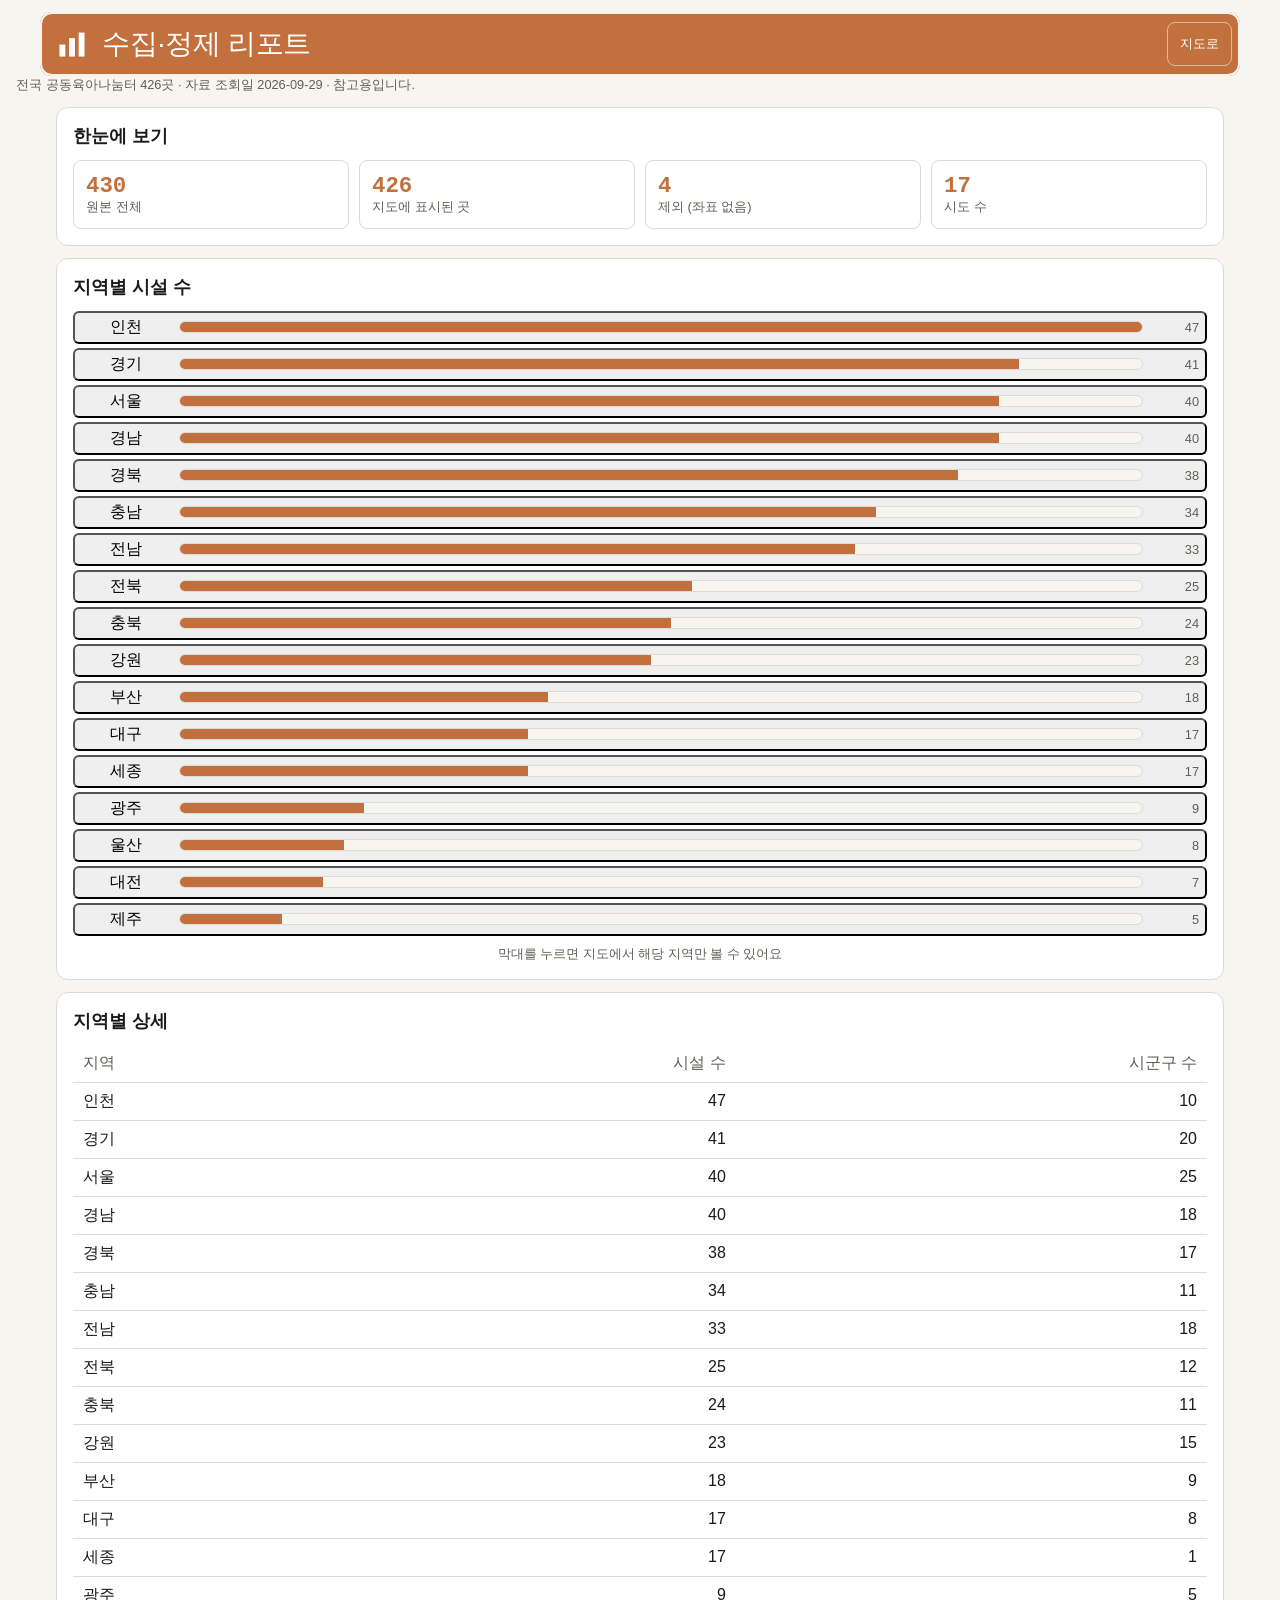
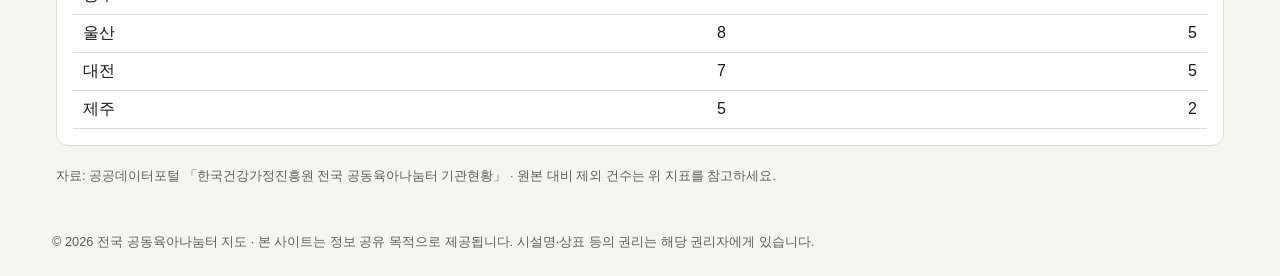
<file: report.html>
<!DOCTYPE html>
<html lang="ko">
<head>
<meta charset="UTF-8">
<meta name="viewport" content="width=device-width, initial-scale=1.0, viewport-fit=cover">
<meta http-equiv="Content-Security-Policy" content="default-src 'self'; script-src 'self'; style-src 'self' 'unsafe-inline' https://fonts.googleapis.com; font-src https://fonts.gstatic.com; img-src 'self' data:; connect-src 'self'; object-src 'none'; base-uri 'self'; form-action 'none'">
<title>수집·정제 리포트</title>
<meta name="description" content="전국 공동육아나눔터 수집·정제 현황 요약 리포트">
<meta name="theme-color" content="#C2703D">
<link rel="manifest" href="manifest.json">
<link rel="icon" type="image/png" sizes="512x512" href="assets/icons/app-icon-512.png">
<link rel="apple-touch-icon" sizes="180x180" href="assets/icons/app-icon-apple-180.png">
<meta name="apple-mobile-web-app-capable" content="yes">
<meta name="apple-mobile-web-app-status-bar-style" content="default">
<meta name="apple-mobile-web-app-title" content="나눔터지도">
<link rel="stylesheet" href="assets/css/style.css">
</head>
<body>

<header class="app-header">
  <div class="header-inner">
    <svg class="sign-mark" viewBox="0 0 24 24" aria-hidden="true" focusable="false">
      <rect x="2.6" y="12.4" width="4.4" height="9"/>
      <rect x="9.8" y="7.6" width="4.4" height="13.8"/>
      <rect x="17" y="3.4" width="4.4" height="18"/>
    </svg>
    <div class="sign-text">
      <h1 class="app-title">수집·정제 리포트</h1>
    </div>
    <a class="report-btn" href="index.html">지도로</a>
  </div>
  <p class="app-notice">전국 공동육아나눔터 <span id="totalCount"></span>곳 · 자료 조회일 <span id="surveyDate"></span> · 참고용입니다.</p>
</header>

<main class="container report-page">

  <!-- 핵심 지표 -->
  <section class="panel">
    <h2 class="report-section-title">한눈에 보기</h2>
    <div class="stat-tiles" id="statTiles"></div>
  </section>

  <!-- 지역별 시설 수 -->
  <section class="panel">
    <h2 class="report-section-title">지역별 시설 수</h2>
    <div class="district-bars" id="regionBars"></div>
    <p class="dash-hint">막대를 누르면 지도에서 해당 지역만 볼 수 있어요</p>
  </section>

  <!-- 지역별 상세 표 -->
  <section class="panel">
    <h2 class="report-section-title">지역별 상세</h2>
    <div class="table-wrap">
      <table class="report-table" id="reportTable">
        <thead>
          <tr>
            <th>지역</th><th>시설 수</th><th>시군구 수</th>
          </tr>
        </thead>
        <tbody></tbody>
      </table>
    </div>
  </section>

  <footer class="app-footer">
    <p>자료: 공공데이터포털 「한국건강가정진흥원 전국 공동육아나눔터 기관현황」 · 원본 대비 제외 건수는 위 지표를 참고하세요.</p>
  </footer>
</main>

<div class="site-notice" role="note">
  © 2026 전국 공동육아나눔터 지도 · 본 사이트는 정보 공유 목적으로 제공됩니다. 시설명·상표 등의 권리는 해당 권리자에게 있습니다.
</div>

<script src="assets/js/data.js"></script>
<script src="assets/js/report.js"></script>
</body>
</html>
</file>
<file: assets/css/style.css>
@import url('https://fonts.googleapis.com/css2?family=Do+Hyeon&family=IBM+Plex+Sans+KR:wght@400;500;600&family=JetBrains+Mono:wght@500;700&display=swap');

/* ============================================================
   공공 안내 표지 체계 — 다있맵(daitmap) 지도 PWA 공용
   면색 1개가 앱을 구분하고, 나머지는 전부 조용하게 둔다.
   그림자로 띄우지 않는다. 판은 면색과 1px 괘선으로 만든다.
   이 프로젝트(공동육아나눔터)는 유형 필터가 없어 --kind-* 팔레트를 두지 않는다.
   ============================================================ */

:root {
  /* 면색 — 앱마다 이 두 줄만 다르다. manifest.json 의 theme_color/background_color 와
     같은 값을 쓴다(설치 화면·주소창 색과 앱 안 색을 어긋나지 않게 하려고). */
  --sign: #C2703D;
  --sign-ink: #FFFFFF;
  --sign-wash: #F7ECE2;      /* 면색의 아주 옅은 톤 — hover/선택 바닥 */

  /* 중립 */
  --bg: #F7F5F0;
  --panel: #FFFFFF;
  --ink: #1A1A18;
  --ink-muted: #5F5E58;
  --line: #DCDBD4;

  /* 1.250 (Major Third) — 이 여섯 단계 밖의 크기를 쓰지 않는다 */
  --fs-xxl: 2.19rem;
  --fs-xl:  1.75rem;
  --fs-l:   1.40rem;
  --fs-m:   1.12rem;
  --fs-base: 1rem;
  --fs-s:   0.80rem;

  --tap: 44px;               /* 최소 터치 타깃 */
  --radius-panel: 12px;
  --radius-card: 10px;

  accent-color: var(--sign);
  caret-color: var(--sign);
  scrollbar-color: var(--line) transparent;
  color-scheme: light;
}

* { margin: 0; padding: 0; box-sizing: border-box; }

body {
  font-family: 'IBM Plex Sans KR', -apple-system, BlinkMacSystemFont, 'Segoe UI', sans-serif;
  background: var(--bg);
  color: var(--ink);
  min-height: 100vh;
  -webkit-text-size-adjust: 100%;
}

/* 우리가 그리지 않은 브라우저 표면도 디자인에 포함된다 */
::selection { background: var(--sign); color: var(--sign-ink); }
::-webkit-scrollbar { width: 10px; height: 10px; }
::-webkit-scrollbar-thumb { background: var(--line); border-radius: 999px; }
::-webkit-scrollbar-track { background: transparent; }

:where(a, button, input, select, [tabindex]):focus-visible {
  outline: 2px solid var(--sign);
  outline-offset: 2px;
  border-radius: 4px;
}

/* 수치는 표지판의 거리 표기처럼 자리를 지킨다 */
.num {
  font-family: 'JetBrains Mono', ui-monospace, monospace;
  font-variant-numeric: tabular-nums;
  font-weight: 700;
}

/* ---------- 헤더: 표지판 ---------- */
.app-header {
  padding: max(12px, env(safe-area-inset-top)) 12px 0;
}

.header-inner {
  position: relative;
  max-width: 1200px;
  margin: 0 auto;
  display: flex;
  align-items: center;
  gap: 12px;
  min-height: 52px;
  padding: 8px 12px;
  background: var(--sign);
  color: var(--sign-ink);
  border-radius: var(--radius-panel);
  box-shadow: inset 0 0 0 2px rgba(255, 255, 255, .9);
}

.sign-mark {
  flex: 0 0 auto;
  width: 26px;
  height: 26px;
  fill: currentColor;
}

.sign-text { flex: 1; min-width: 0; }

.app-title {
  font-family: 'Do Hyeon', 'IBM Plex Sans KR', sans-serif;
  font-size: var(--fs-l);
  font-weight: 400;
  line-height: 1.15;
  letter-spacing: -0.01em;
  color: var(--sign-ink);
  /* 표지판은 이름을 줄이지 않는다. 좁으면 어절 단위로 두 줄이 된다. */
  word-break: keep-all;
  text-wrap: balance;
}

.sign-count {
  flex: 0 0 auto;
  display: flex;
  align-items: baseline;
  gap: 2px;
  color: var(--sign-ink);
}
.sign-count .num { font-size: var(--fs-l); }
.sign-count .unit { font-size: var(--fs-s); opacity: .8; }

/* 안내 문구 + "공동육아나눔터란?" 버튼을 한 줄에 둔다. 좁은 화면에서는
   문구가 먼저 줄바꿈되고 버튼은 항상 탭 가능한 크기를 지킨다. */
.app-notice-row {
  max-width: 1200px;
  margin: 8px auto 0;
  padding: 0 4px;
  display: flex;
  align-items: center;
  justify-content: space-between;
  gap: 10px;
  flex-wrap: wrap;
}
.app-notice {
  margin: 0;
  font-size: var(--fs-s);
  line-height: 1.45;
  color: var(--ink-muted);
}
.app-notice-row .app-notice { flex: 1 1 220px; }

.about-btn {
  flex: 0 0 auto;
  min-height: var(--tap);
  display: inline-flex;
  align-items: center;
  padding: 0 14px;
  border: 1px solid var(--sign);
  border-radius: 999px;
  background: var(--panel);
  font-family: inherit;
  font-size: var(--fs-s);
  font-weight: 600;
  color: var(--sign);
  cursor: pointer;
}

/* ---------- 레이아웃 ---------- */
.container {
  max-width: 1200px;
  margin: 0 auto;
  padding: 12px 12px max(32px, env(safe-area-inset-bottom));
}

.panel {
  background: var(--panel);
  border: 1px solid var(--line);
  border-radius: var(--radius-panel);
  padding: 12px;
  margin-bottom: 12px;
}

.report-btn {
  position: absolute;
  top: 50%;
  right: 8px;
  transform: translateY(-50%);
  min-height: var(--tap);
  display: inline-flex;
  align-items: center;
  padding: 0 12px;
  font-size: var(--fs-s);
  text-decoration: none;
  color: var(--sign-ink);
  border: 1px solid rgba(255, 255, 255, .5);
  border-radius: 8px;
}

/* ---------- 필터 ---------- */
.filter-bar { position: sticky; top: 8px; z-index: 900; }

.filter-row {
  display: flex;
  flex-wrap: wrap;
  align-items: center;
  gap: 8px;
  margin-bottom: 8px;
}
.filter-row:last-child { margin-bottom: 0; }

.filter-label {
  width: 100%;
  font-size: var(--fs-s);
  font-weight: 500;
  color: var(--ink-muted);
}

/* 모바일에서는 검색이 한 줄을 다 쓴다. 시군구·필터는 다음 줄로 내려간다. */
.search-row { gap: 8px; }
.search-box { flex: 1 1 100%; min-width: 0; }

/* 아이콘 — 컨트롤은 전부 같은 선 굵기로 그린다.
   헤더의 표지판 픽토그램만 면으로 채운 별개 계열이다. */
.ico {
  width: 20px;
  height: 20px;
  fill: none;
  stroke: currentColor;
  stroke-width: 1.8;
  stroke-linecap: round;
  stroke-linejoin: round;
  pointer-events: none;   /* 클릭 판정이 늘 버튼에 잡히도록 */
}

/* font-size 는 16px 아래로 내리지 않는다 — iOS 가 포커스 시 페이지를 확대한다 */
.search-box input,
.district-select {
  width: 100%;
  min-height: var(--tap);
  padding: 8px 12px;
  border: 1px solid var(--line);
  border-radius: 8px;
  background: var(--panel);
  font-family: inherit;
  font-size: var(--fs-base);
  color: var(--ink);
  outline: none;
}
.search-box input::placeholder { color: var(--ink-muted); }
.search-box input:focus,
.district-select:focus { border-color: var(--sign); }

/* min-width:0 이 없으면 select 가 가장 긴 옵션 텍스트만큼 벌어져
   좁은 화면에서 옆 버튼을 다음 줄로 밀어낸다. */
.district-select { flex: 1; width: auto; min-width: 0; max-width: none; cursor: pointer; }

.filter-collapse-btn {
  flex: 0 0 var(--tap);
  width: var(--tap);
  min-height: var(--tap);
  border: 1px solid var(--line);
  border-radius: 8px;
  background: var(--panel);
  color: var(--ink-muted);
  cursor: pointer;
}
.filter-collapse-btn[aria-expanded="true"] {
  background: var(--sign);
  border-color: var(--sign);
  color: var(--sign-ink);
}
.filter-collapse-btn .ico { transition: transform .18s ease; }
.filter-collapse-btn[aria-expanded="true"] .ico { transform: rotate(180deg); }
.filter-groups[hidden] { display: none; }

.pill {
  min-height: var(--tap);
  display: inline-flex;
  align-items: center;
  padding: 0 14px;
  border: 1px solid var(--line);
  border-radius: 999px;
  background: var(--panel);
  font-family: inherit;
  font-size: var(--fs-base);
  color: var(--ink);
  cursor: pointer;
}
.pill.active {
  background: var(--sign);
  border-color: var(--sign);
  color: var(--sign-ink);
}
.pill.reset { color: var(--ink-muted); }

.result-count-row {
  display: flex;
  align-items: center;
  flex-wrap: wrap;
  gap: 8px;
  margin-top: 10px;
}
.result-count {
  margin-left: auto;
  font-size: var(--fs-s);
  color: var(--ink-muted);
}

/* 시각적으로는 작게, 히트 영역은 44px */
.view-toggle {
  display: inline-flex;
  border: 1px solid var(--line);
  border-radius: 999px;
  overflow: hidden;
  background: var(--panel);
}
.view-toggle .pill { border: none; border-radius: 0; }
.view-toggle .pill + .pill { box-shadow: inset 1px 0 0 var(--line); }
.pill-sm,
.result-count-row .pill {
  min-height: var(--tap);
  padding: 0 12px;
  font-size: var(--fs-s);
}

/* ---------- 지도 + 목록 ---------- */
.content-grid {
  display: grid;
  grid-template-columns: 1fr;
  gap: 12px;
  align-items: start;
}
.content-grid.view-map .list-pane { display: none; }
.content-grid.view-list .map-pane { display: none; }

.map-pane {
  position: relative;
  border: 1px solid var(--line);
  border-radius: var(--radius-panel);
  overflow: hidden;
  background: var(--panel);
}
#map { height: 62dvh; min-height: 320px; }

/* Leaflet 팝업 */
.leaflet-popup-content-wrapper {
  border-radius: var(--radius-card);
  font-family: 'IBM Plex Sans KR', sans-serif;
}
.popup-name { font-size: var(--fs-m); font-weight: 600; color: var(--ink); margin-bottom: 3px; }
.popup-meta { font-size: var(--fs-s); color: var(--ink-muted); margin-bottom: 8px; }
.popup-btn {
  min-height: var(--tap);
  padding: 0 14px;
  border: none;
  border-radius: 8px;
  background: var(--sign);
  color: var(--sign-ink);
  font-family: inherit;
  font-size: var(--fs-s);
  cursor: pointer;
}

/* ---------- 카드 ---------- */
.card-grid {
  display: grid;
  grid-template-columns: 1fr;
  gap: 10px;
}

.facility-card {
  display: flex;
  flex-direction: column;
  background: var(--panel);
  border: 1px solid var(--line);
  border-radius: var(--radius-card);
  overflow: hidden;
  cursor: pointer;
}

.card-body {
  display: flex;
  flex-direction: column;
  gap: 7px;
  flex: 1;
  padding: 12px;
}
.card-title-row {
  display: flex;
  align-items: flex-start;
  justify-content: space-between;
  gap: 8px;
}
.card-name {
  flex: 1;
  min-width: 0;
  font-size: var(--fs-l);
  font-weight: 600;
  line-height: 1.3;
  color: var(--ink);
}

.fav-btn {
  flex: 0 0 auto;
  width: var(--tap);
  height: var(--tap);
  margin: -10px -8px -10px 0;   /* 시각 크기는 그대로, 히트 영역만 확보 */
  display: flex;
  align-items: center;
  justify-content: center;
  border: none;
  background: none;
  color: var(--ink-muted);
  cursor: pointer;
}
.fav-btn.on { color: var(--sign); }
.fav-btn.on .ico { fill: currentColor; }

.card-tags { display: flex; flex-wrap: wrap; gap: 5px; }

/* 기본 태그는 무채색. 유형 필터가 없는 프로젝트라 색이 붙는 태그는
   "내 주변" 거리 태그(.tag.dist) 하나뿐이다. */
.tag {
  padding: 3px 8px;
  border: 1px solid var(--line);
  border-radius: 4px;
  background: var(--panel);
  font-size: var(--fs-s);
  font-weight: 500;
  color: var(--ink-muted);
  white-space: nowrap;
}
.tag.district { color: var(--ink); }

.card-info {
  font-size: var(--fs-base);
  line-height: 1.5;
  color: var(--ink-muted);
}

.card-locate {
  align-self: flex-start;
  min-height: var(--tap);
  display: inline-flex;
  align-items: center;
  padding: 0 12px;
  border: 1px solid var(--line);
  border-radius: 8px;
  background: var(--panel);
  font-family: inherit;
  font-size: var(--fs-s);
  color: var(--ink);
  cursor: pointer;
}

.empty-state {
  padding: 48px 16px;
  text-align: center;
  color: var(--ink-muted);
  line-height: 1.7;
}

/* ---------- 모달: 모바일은 바텀시트 ---------- */
.modal-overlay {
  position: fixed;
  inset: 0;
  z-index: 2000;
  display: flex;
  align-items: flex-end;
  justify-content: center;
  background: rgba(26, 26, 24, .45);
}
.modal-overlay[hidden] { display: none; }

.modal-card {
  position: relative;
  width: 100%;
  max-height: 88dvh;
  overflow-y: auto;
  padding: 20px 16px max(20px, env(safe-area-inset-bottom));
  background: var(--panel);
  border-radius: 16px 16px 0 0;
  animation: sheetUp .22s cubic-bezier(.2, .7, .3, 1);
}
/* 그랩 핸들 */
.modal-card::before {
  content: "";
  display: block;
  width: 40px;
  height: 4px;
  margin: -8px auto 12px;
  border-radius: 999px;
  background: var(--line);
}
@keyframes sheetUp {
  from { transform: translateY(16px); opacity: 0; }
  to   { transform: translateY(0);    opacity: 1; }
}

.modal-close {
  position: absolute;
  top: 8px;
  right: 8px;
  width: var(--tap);
  height: var(--tap);
  border: none;
  border-radius: 8px;
  background: transparent;
  color: var(--ink-muted);
  cursor: pointer;
}

.modal-title {
  font-size: var(--fs-l);
  font-weight: 600;
  line-height: 1.3;
  margin: 0 40px 8px 0;
  color: var(--ink);
}
.modal-tags { display: flex; flex-wrap: wrap; gap: 5px; margin-bottom: 14px; }

/* 안내 문구 상자 — 상세 모달의 "운영기관에 직접 문의하세요"(.notice)와
   제도 안내 모달(#aboutBtn)의 본문 문단이 함께 쓴다. 후자는 별도 클래스
   없이 modal-body 의 <p> 그대로라, 아래 .modal-body p 규칙이 같이 맡는다. */
.notice {
  padding: 10px 12px;
  margin: 4px 0 14px;
  border: 1px solid var(--line);
  border-radius: 8px;
  background: var(--bg);
  font-size: var(--fs-s);
  line-height: 1.6;
  color: var(--ink-muted);
}

.modal-body p {
  margin-bottom: 10px;
  line-height: 1.65;
  color: var(--ink);
}
.modal-body p:last-child { margin-bottom: 0; }
.modal-body p.notice { color: var(--ink-muted); }

.detail-list { display: flex; flex-direction: column; margin-bottom: 18px; }
.detail-item {
  display: grid;
  grid-template-columns: 84px 1fr;
  gap: 10px;
  padding: 9px 0;
  border-bottom: 1px solid var(--line);
  font-size: var(--fs-base);
  line-height: 1.5;
}
.detail-item:last-child { border-bottom: none; }
.detail-item .k { color: var(--ink-muted); }
.detail-item .v { color: var(--ink); word-break: break-word; }
.tel-link { color: var(--sign); text-decoration: underline; text-underline-offset: 2px; }

.modal-links { display: flex; flex-wrap: wrap; gap: 8px; }
.link-btn {
  flex: 1;
  min-width: 120px;
  min-height: var(--tap);
  display: inline-flex;
  align-items: center;
  justify-content: center;
  padding: 0 16px;
  border: 1px solid var(--line);
  border-radius: 8px;
  background: var(--panel);
  font-family: inherit;
  font-size: var(--fs-base);
  color: var(--ink);
  text-decoration: none;
  cursor: pointer;
}
.link-btn.map {
  background: var(--sign);
  border-color: var(--sign);
  color: var(--sign-ink);
}

/* ---------- 푸터 ---------- */
.app-footer {
  margin-top: 20px;
  font-size: var(--fs-s);
  line-height: 1.6;
  color: var(--ink-muted);
}
.site-notice {
  max-width: 1200px;
  margin: 0 auto;
  padding: 14px 12px max(24px, env(safe-area-inset-bottom));
  font-size: var(--fs-s);
  line-height: 1.6;
  color: var(--ink-muted);
}

/* ---------- 리포트 페이지 ---------- */
.report-page .panel { padding: 16px; }
.report-section-title {
  font-size: var(--fs-m);
  font-weight: 600;
  margin-bottom: 12px;
  color: var(--ink);
}
.table-wrap { overflow-x: auto; }
.report-table {
  width: 100%;
  border-collapse: collapse;
  font-size: var(--fs-base);
  font-variant-numeric: tabular-nums;
}
.report-table th {
  padding: 8px 10px;
  border-bottom: 1px solid var(--line);
  color: var(--ink-muted);
  font-weight: 500;
  text-align: left;
}
.report-table td {
  padding: 8px 10px;
  border-bottom: 1px solid var(--line);
  color: var(--ink);
}
.report-table td:not(:first-child),
.report-table th:not(:first-child) { text-align: right; }
.report-table tr:hover td { background: var(--sign-wash); }

.stat-tiles {
  display: grid;
  grid-template-columns: repeat(auto-fit, minmax(130px, 1fr));
  gap: 10px;
}
.stat-tile {
  padding: 12px;
  border: 1px solid var(--line);
  border-radius: 8px;
}
.stat-tile .num {
  display: block;
  font-size: var(--fs-l);
  color: var(--sign);
}
.stat-tile .lbl { font-size: var(--fs-s); color: var(--ink-muted); }

.district-bars { display: flex; flex-direction: column; gap: 4px; }
.dbar {
  display: grid;
  grid-template-columns: 90px 1fr 48px;
  gap: 8px;
  align-items: center;
  padding: 4px 6px;
  border-radius: 6px;
  font-size: var(--fs-base);
}
.dbar:hover, .dbar.active { background: var(--sign-wash); }
.dbar .track {
  display: block;
  height: 12px;
  border-radius: 999px;
  background: var(--bg);
  border: 1px solid var(--line);
  overflow: hidden;
}
.dbar .fill { display: block; height: 100%; background: var(--sign); }
.dbar .cnt {
  text-align: right;
  font-variant-numeric: tabular-nums;
  color: var(--ink-muted);
  font-size: var(--fs-s);
}
.dash-hint {
  margin-top: 10px;
  text-align: center;
  font-size: var(--fs-s);
  color: var(--ink-muted);
}

/* ---------- 독도 ----------
   배경 지도의 표기에 기대지 않고 늘 같은 자리에 이름을 둔다. */
.dokdo-label {
  background: transparent;
  border: none;
  box-shadow: none;
  padding: 0;
  color: #2f2e2b;
  font-size: 11.5px;
  font-weight: 700;
  white-space: nowrap;
  text-shadow: 0 0 3px #fff, 0 0 3px #fff, 0 0 3px #fff;
}
.dokdo-label.leaflet-tooltip-right::before,
.dokdo-label.leaflet-tooltip-left::before { display: none; }

/* ============================================================
   ≥640px
   ============================================================ */
@media (min-width: 640px) {
  .search-box { flex: 1 1 220px; }
  .district-select { flex: 0 1 240px; }
  .app-header { padding-left: 16px; padding-right: 16px; }
  .container { padding-left: 16px; padding-right: 16px; }
  .header-inner {
    min-height: 64px;
    padding: 10px 16px;
    gap: 14px;
  }
  .sign-mark { width: 32px; height: 32px; }
  .app-title { font-size: var(--fs-xl); }
  .sign-count .num { font-size: var(--fs-xl); }
  .panel { padding: 14px; }
  .card-grid { grid-template-columns: repeat(auto-fill, minmax(240px, 1fr)); gap: 12px; }
  .district-select { max-width: 240px; }

  /* 데스크톱 폭에서는 가운데 카드 모달로 되돌린다 */
  .modal-overlay { align-items: center; padding: 24px; }
  .modal-card {
    max-width: 520px;
    max-height: 85dvh;
    padding: 24px;
    border-radius: var(--radius-panel);
  }
  .modal-card::before { display: none; }
  .modal-close { top: 12px; right: 12px; }
  .modal-links .link-btn { flex: 0 1 auto; }
}

/* ============================================================
   ≥901px — 지도와 목록을 나란히
   ============================================================ */
@media (min-width: 901px) {
  .content-grid { grid-template-columns: 55% 1fr; gap: 16px; }
  .content-grid.view-map .list-pane,
  .content-grid.view-list .map-pane { display: block; }
  .map-pane { position: sticky; top: 16px; }
  #map { height: calc(100dvh - 140px); min-height: 420px; }
  .view-toggle { display: none; }
  .filter-label { width: auto; min-width: 56px; }
  .search-row { flex-wrap: wrap; }
}

/* 포인터가 있는 기기에서만 hover 를 준다 — 터치에서는 탭 뒤 상태가 고착된다 */
@media (hover: hover) {
  .facility-card:hover { border-color: var(--sign); background: var(--sign-wash); }
  .pill:not(.active):hover { border-color: var(--sign); }
  .card-locate:hover,
  .link-btn:hover,
  .filter-collapse-btn:hover,
  .about-btn:hover { border-color: var(--sign); background: var(--sign-wash); }
  .search-box input:hover,
  .district-select:hover { border-color: var(--ink-muted); }
}

/* 모션을 줄이려는 사용자에게도 "상태"는 보여야 한다.
   transition-duration 만 0 에 가깝게 낮추면 transition-property 가 all 인 채로 남아
   배경·테두리·transform 같은 상태 변화가 시작값에 고정돼 아예 렌더되지 않는다.
   전환 자체를 끄는 것이 맞다. */
@media (prefers-reduced-motion: reduce) {
  *, *::before, *::after {
    animation-duration: 1ms !important;
    animation-iteration-count: 1 !important;
    transition: none !important;
    scroll-behavior: auto !important;
  }
}

/* ---------- 내 주변 (geo.js) ---------- */
/* 위치를 묻는 동안 — 브라우저 팝업이 떠 있는 시간이라 몇 초씩 걸린다.
   버튼이 눌리지 않는 이유를 색으로 알린다. */
.nearby-btn:disabled { opacity: .55; cursor: default; }

/* 거리는 내 주변 모드에서만 붙고, 그 화면에서 가장 먼저 읽는 값이다. */
.tag.dist {
  border-color: var(--sign);
  background: var(--sign-wash);
  color: var(--sign);
  font-family: 'JetBrains Mono', ui-monospace, monospace;
  font-variant-numeric: tabular-nums;
  font-weight: 700;
}

/* 지도 위에 띄우지 않는다 — 모바일 기본이 목록 뷰라, 거기서 권한 안내를
   못 보면 사용자는 버튼이 고장 난 줄 안다. */
.nearby-notice {
  margin-top: 8px;
  font-size: var(--fs-s);
  line-height: 1.5;
  color: var(--ink-muted);
}
.nearby-notice[hidden] { display: none; }
</file>
